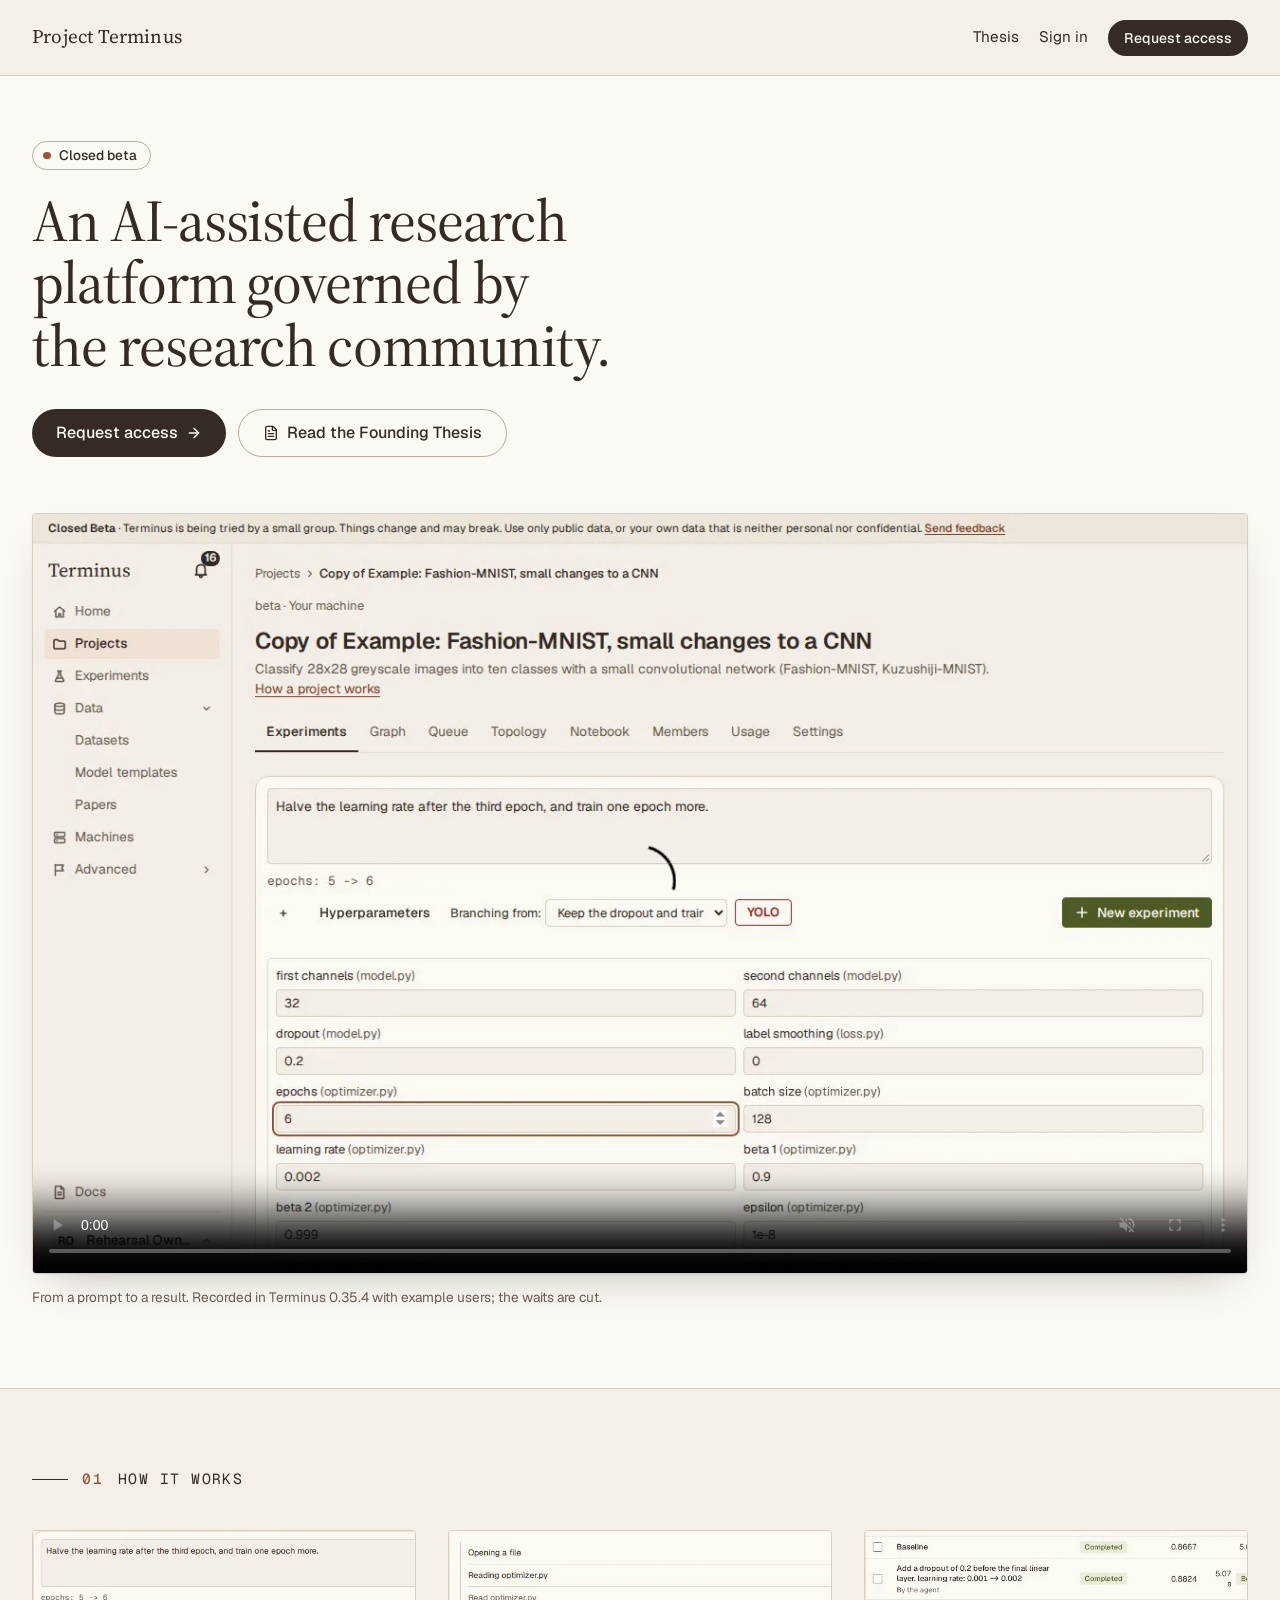
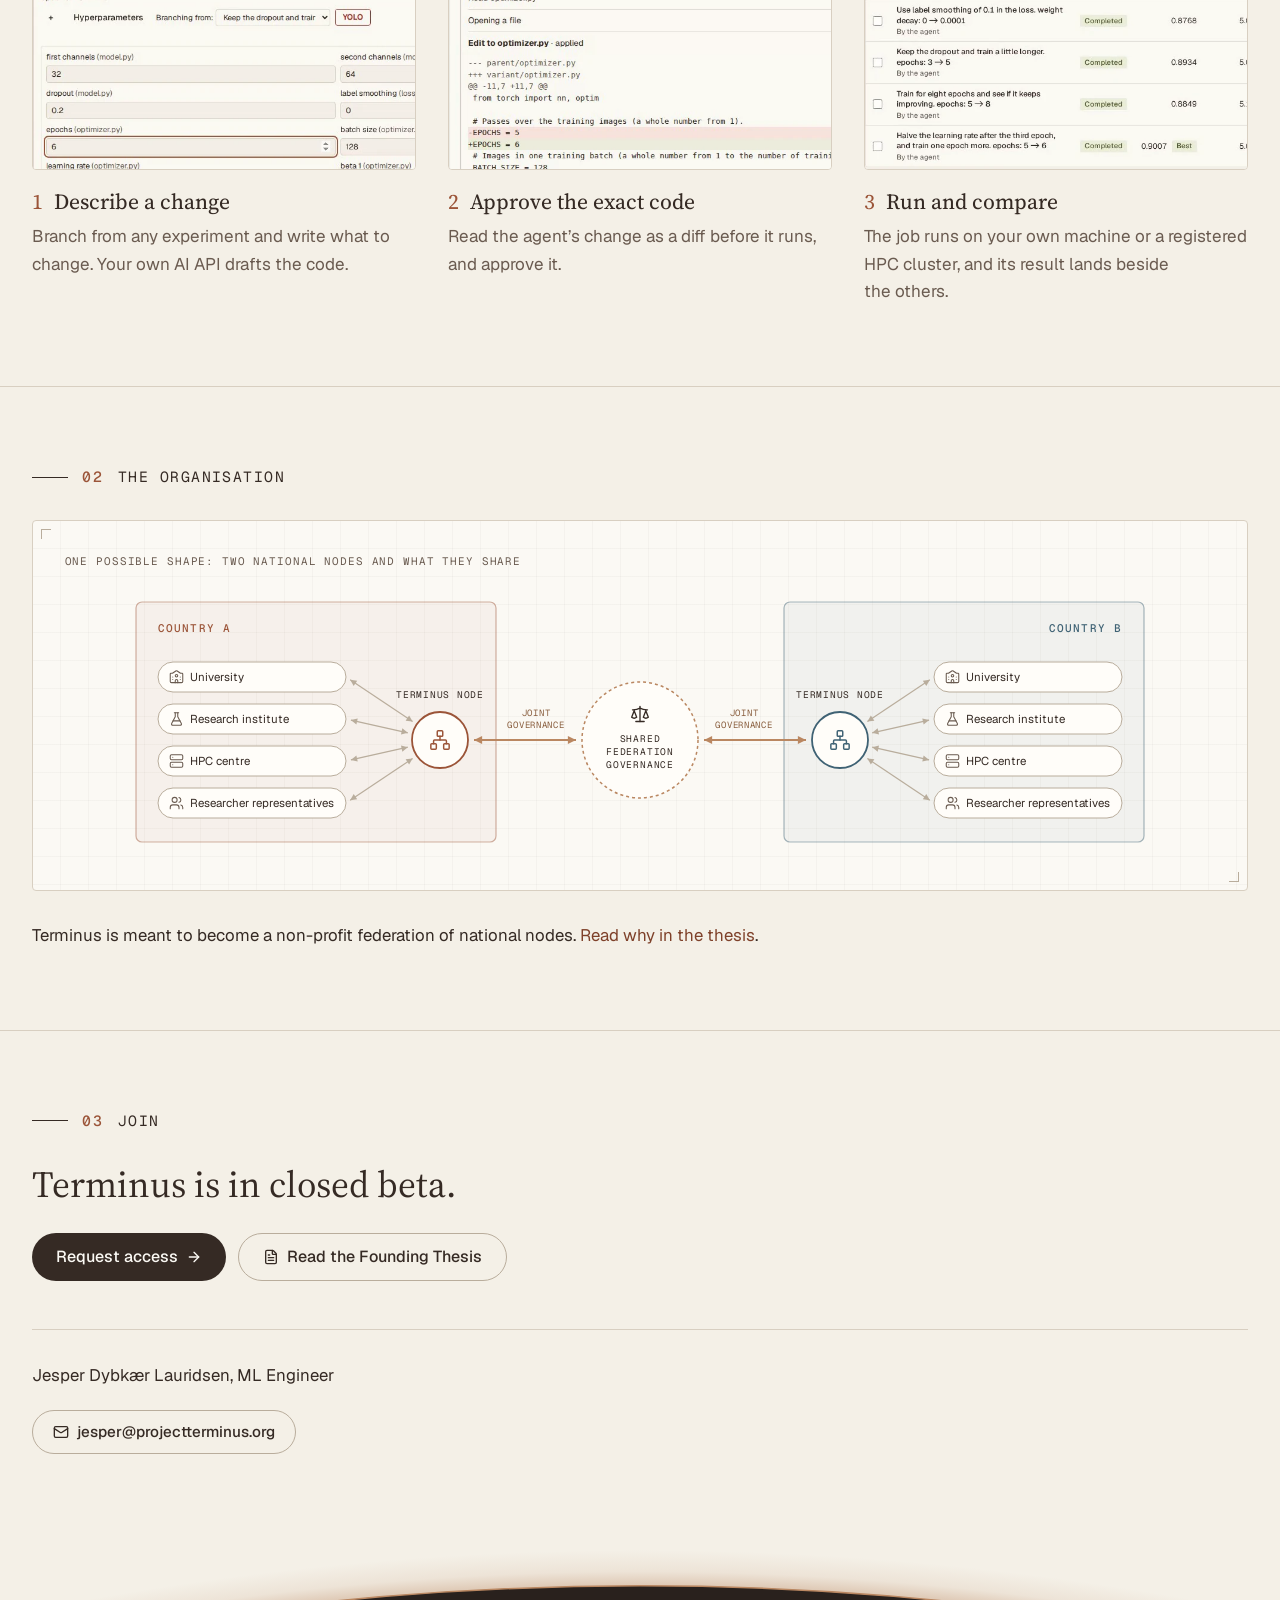
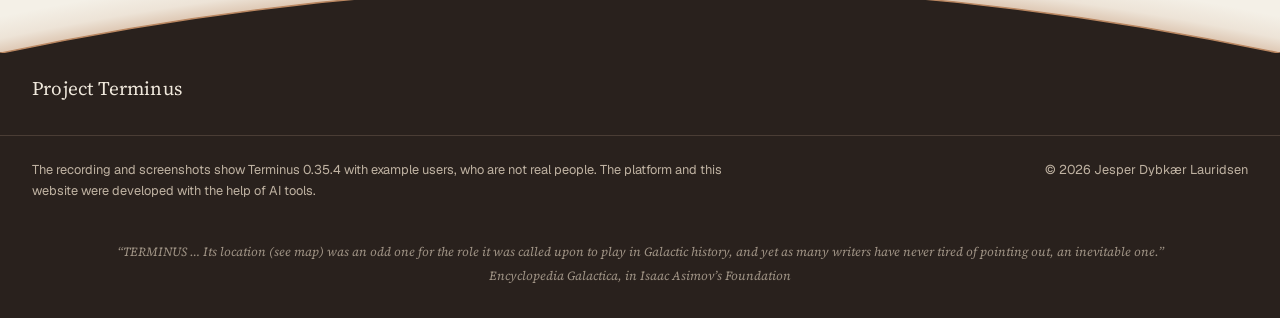
<file: index.html>
<!DOCTYPE html><html lang="en"><head><meta charset="utf-8"><meta http-equiv="Content-Security-Policy" content="default-src 'none'; script-src 'self'; img-src 'self'; media-src 'self'; style-src 'self'; font-src 'self'; base-uri 'none'; form-action 'none'; require-trusted-types-for 'script'; trusted-types 'none'"><meta name="viewport" content="width=device-width, initial-scale=1"><meta name="description" content="An AI-assisted research platform governed by the research community, in closed beta."><meta name="referrer" content="no-referrer"><meta name="color-scheme" content="light"><meta name="theme-color" content="#f4f0e7"><title>Project Terminus: an AI-assisted research platform governed by the research community</title><meta property="og:type" content="website"><meta property="og:site_name" content="Project Terminus"><meta property="og:title" content="Project Terminus: an AI-assisted research platform governed by the research community"><meta property="og:description" content="An AI-assisted research platform governed by the research community, in closed beta."><meta property="og:url" content="https://projectterminus.org/"><meta property="og:image" content="https://projectterminus.org/og.jpg"><meta property="og:image:width" content="1200"><meta property="og:image:height" content="630"><meta property="og:image:alt" content="Project Terminus, in closed beta: the headline beside the review page of an AI draft."><meta name="twitter:card" content="summary_large_image"><link rel="icon" href="/favicon.svg" type="image/svg+xml"><link rel="icon" href="/favicon-32.png" type="image/png" sizes="32x32"><link rel="apple-touch-icon" href="/apple-touch-icon.png"><link rel="preload" href="/fonts/source-serif-4-opsz.woff2" as="font" type="font/woff2" crossorigin><link rel="preload" href="/fonts/geist-latin-wght-normal.woff2" as="font" type="font/woff2" crossorigin><link rel="stylesheet" href="/_astro/Base.fpsDo928.css"><link rel="stylesheet" href="/_astro/index.DD9HbJ_b.css"></head><body class="min-h-dvh bg-ivory text-umber antialiased"><a href="#main" class="sr-only focus:not-sr-only focus:fixed focus:top-3 focus:left-3 focus:z-50 focus:bg-paper focus:px-3 focus:py-2">Skip to the content</a><header class="border-b border-stone"><div class="wrap flex flex-wrap items-center justify-between gap-x-8 gap-y-3 py-3 sm:py-4"><a href="/" class="py-2 text-umber no-underline hover:text-umber" aria-label="Project Terminus, home"><span class="font-serif text-[1.2rem] leading-none tracking-[0.01em]">Project Terminus</span></a><nav aria-label="Main"><ul class="flex flex-wrap items-center gap-x-5 gap-y-1 text-[0.95rem]"><li><a href="/thesis/" class="inline-block py-2 text-umber no-underline hover:text-sienna-deep hover:underline">Thesis</a></li><li><a href="https://app.projectterminus.org/" class="inline-block py-2 text-umber no-underline hover:text-sienna-deep hover:underline">Sign in</a></li><li><a href="https://app.projectterminus.org/research/sign-up" class="inline-flex items-center justify-center gap-2 whitespace-nowrap rounded-full font-medium no-underline transition-colors focus-visible:outline-2 focus-visible:outline-offset-3 focus-visible:outline-sienna [&amp;_svg]:size-4 [&amp;_svg]:shrink-0 bg-umber text-paper hover:bg-sienna-deep hover:text-paper h-9 px-4 text-sm">Request access</a></li></ul></nav></div></header><main id="main"><section aria-labelledby="hero-title" class="bg-paper pt-12 pb-16 sm:pt-16 sm:pb-20"><div class="wrap"><p class="status"><span aria-hidden="true"></span>Closed beta</p><h1 id="hero-title" class="mt-5 max-w-[24ch] text-[clamp(2.3rem,4.6vw,3.9rem)] leading-[1.06] tracking-[-0.018em]">An AI-assisted research platform governed by the research community.</h1><div class="mt-8 flex flex-col gap-3 sm:flex-row sm:flex-wrap"><a href="https://app.projectterminus.org/research/sign-up" class="inline-flex items-center justify-center gap-2 whitespace-nowrap rounded-full font-medium no-underline transition-colors focus-visible:outline-2 focus-visible:outline-offset-3 focus-visible:outline-sienna [&amp;_svg]:size-4 [&amp;_svg]:shrink-0 bg-umber text-paper hover:bg-sienna-deep hover:text-paper h-12 px-6 text-base">
            Request access
            <svg xmlns="http://www.w3.org/2000/svg" width="24" height="24" viewBox="0 0 24 24" fill="none" stroke="currentColor" stroke-width="2" stroke-linecap="round" stroke-linejoin="round" class="lucide lucide-arrow-right" aria-hidden="true"><path d="M5 12h14"></path><path d="m12 5 7 7-7 7"></path></svg></a><a href="/thesis/" class="inline-flex items-center justify-center gap-2 whitespace-nowrap rounded-full font-medium no-underline transition-colors focus-visible:outline-2 focus-visible:outline-offset-3 focus-visible:outline-sienna [&amp;_svg]:size-4 [&amp;_svg]:shrink-0 border border-stone-deep text-umber hover:border-umber hover:text-umber h-12 px-6 text-base"><svg xmlns="http://www.w3.org/2000/svg" width="24" height="24" viewBox="0 0 24 24" fill="none" stroke="currentColor" stroke-width="2" stroke-linecap="round" stroke-linejoin="round" class="lucide lucide-file-text" aria-hidden="true"><path d="M6 22a2 2 0 0 1-2-2V4a2 2 0 0 1 2-2h8a2.4 2.4 0 0 1 1.704.706l3.588 3.588A2.4 2.4 0 0 1 20 8v12a2 2 0 0 1-2 2z"></path><path d="M14 2v5a1 1 0 0 0 1 1h5"></path><path d="M10 9H8"></path><path d="M16 13H8"></path><path d="M16 17H8"></path></svg>
            Read the Founding Thesis
          </a></div><figure class="mt-12 sm:mt-14"><div class="overflow-hidden rounded-[4px] border border-stone bg-paper shadow-frame"><video class="block h-auto w-full motion-reduce:hidden" src="/media/prompt.mp4" poster="/media/prompt-poster.webp" width="1280" height="800" autoplay muted loop playsinline controls disablepictureinpicture preload="auto" aria-label="A recording of Terminus with example users: a member branches from the best experiment and types a change into the prompt, the agent drafts the code, the member reviews the exact change and approves it, the accuracy curve grows epoch by epoch, and the new experiment comes out as the best so far."></video><video class="hidden h-auto w-full motion-reduce:block" src="/media/prompt.mp4" poster="/media/prompt-poster.webp" width="1280" height="800" muted playsinline controls disablepictureinpicture preload="none" aria-label="A recording of Terminus with example users: a member branches from the best experiment and types a change into the prompt, the agent drafts the code, the member reviews the exact change and approves it, the accuracy curve grows epoch by epoch, and the new experiment comes out as the best so far."></video></div><figcaption class="mt-3 text-[0.85rem] leading-relaxed text-muted">From a prompt to a result. Recorded in Terminus 0.35.4 with example users; the waits are cut.</figcaption></figure></div></section><section id="platform" aria-labelledby="platform-title" class="scroll-mt-4 border-t border-stone pt-16 pb-16 sm:pt-20 sm:pb-20"><div class="wrap"><h2 id="platform-title" class="kicker"><b>01</b> How it works</h2><ol class="mt-10 grid gap-x-8 gap-y-12 md:grid-cols-3"><li><a href="/media/prompt-poster.webp" class="block overflow-hidden rounded-[4px] border border-stone bg-paper"><img class="block h-auto w-full" src="/media/step-describe.webp" width="640" height="400" loading="lazy" decoding="async" alt="A project in Terminus: the prompt reads “Halve the learning rate after the third epoch, and train one epoch more”, with the hyperparameters it changes (epochs: 5 to 6) and the New experiment button."></a><h3 class="step-title mt-5"><span class="step-number" aria-hidden="true">1</span>Describe a change</h3><p class="mt-2 max-w-[40ch] leading-relaxed text-muted">Branch from any experiment and write what to change. Your own AI API drafts the code.</p></li><li><a href="/media/review-1280.webp" class="block overflow-hidden rounded-[4px] border border-stone bg-paper"><img class="block h-auto w-full" src="/media/step-approve.webp" width="640" height="400" loading="lazy" decoding="async" alt="The review page of an AI draft in Terminus: what was asked, the experiment it branches from, and the change the agent made to optimizer.py, shown as a diff (EPOCHS = 5 becomes EPOCHS = 6)."></a><h3 class="step-title mt-5"><span class="step-number" aria-hidden="true">2</span>Approve the exact code</h3><p class="mt-2 max-w-[40ch] leading-relaxed text-muted">Read the agent’s change as a diff before it runs, and approve it.</p></li><li><a href="/media/experiments-1280.webp" class="block overflow-hidden rounded-[4px] border border-stone bg-paper"><img class="block h-auto w-full" src="/media/step-compare.webp" width="640" height="400" loading="lazy" decoding="async" alt="A table of six experiments in Terminus, each a change drafted by the agent, with its accuracy and compute time; the newest, at 0.9007, is marked best."></a><h3 class="step-title mt-5"><span class="step-number" aria-hidden="true">3</span>Run and compare</h3><p class="mt-2 max-w-[40ch] leading-relaxed text-muted">The job runs on your own machine or a registered HPC cluster, and its result lands beside the others.</p></li></ol></div></section><section id="organisation" aria-labelledby="organisation-title" class="scroll-mt-4 border-t border-stone pt-16 pb-16 sm:pt-20 sm:pb-20"><div class="wrap"><h2 id="organisation-title" class="kicker"><b>02</b> The organisation</h2><div class="mt-8"><figure class="fed" aria-label="A diagram of one possible shape of the organisation: two national clusters of the same size around a small centre, the governance they share. In each cluster a Terminus node is linked both ways to a university, a research institute, an HPC centre and researcher representatives, and each node is linked both ways to the centre in joint governance."><div class="fed-board plate"><p class="fed-region-label">One possible shape: two national nodes and what they share</p><svg class="fed-svg fed-svg--wide" viewBox="0 0 1040 272" width="1040" height="272" aria-hidden="true" focusable="false"><defs><marker id="fed-w-rep" viewBox="0 0 8 8" refX="7" refY="4" markerWidth="7" markerHeight="7" orient="auto-start-reverse"><path class="fed-head fed-head--rep" d="M1 1 L7 4 L1 7 Z"></path></marker><marker id="fed-w-gov" viewBox="0 0 8 8" refX="7" refY="4" markerWidth="6" markerHeight="6" orient="auto-start-reverse"><path class="fed-head fed-head--gov" d="M1 1 L7 4 L1 7 Z"></path></marker></defs><g class="fed-cluster" data-c="1"><g class="fed-step fed-step--1"><rect class="fed-box" x="16" y="16" width="360" height="240" rx="6"></rect><text class="fed-country" x="38" y="46" text-anchor="start">Country A</text><g><rect class="fed-pill" x="38" y="76" width="188" height="30" rx="15"></rect><svg xmlns="http://www.w3.org/2000/svg" width="15" height="15" viewBox="0 0 24 24" fill="none" stroke="currentColor" stroke-width="1.7" stroke-linecap="round" stroke-linejoin="round" class="lucide lucide-university lucide-school-2 fed-pill-icon" x="49" y="83.5" aria-hidden="true"><path d="M14 21v-3a2 2 0 0 0-4 0v3"></path><path d="M18 12h.01"></path><path d="M18 16h.01"></path><path d="M22 7a1 1 0 0 0-1-1h-2a2 2 0 0 1-1.143-.359L13.143 2.36a2 2 0 0 0-2.286-.001L6.143 5.64A2 2 0 0 1 5 6H3a1 1 0 0 0-1 1v12a2 2 0 0 0 2 2h16a2 2 0 0 0 2-2z"></path><path d="M6 12h.01"></path><path d="M6 16h.01"></path><circle cx="12" cy="10" r="2"></circle></svg><text class="fed-pill-text" x="70" y="95">University</text></g><g><rect class="fed-pill" x="38" y="118" width="188" height="30" rx="15"></rect><svg xmlns="http://www.w3.org/2000/svg" width="15" height="15" viewBox="0 0 24 24" fill="none" stroke="currentColor" stroke-width="1.7" stroke-linecap="round" stroke-linejoin="round" class="lucide lucide-flask-conical fed-pill-icon" x="49" y="125.5" aria-hidden="true"><path d="M14 2v6a2 2 0 0 0 .245.96l5.51 10.08A2 2 0 0 1 18 22H6a2 2 0 0 1-1.755-2.96l5.51-10.08A2 2 0 0 0 10 8V2"></path><path d="M6.453 15h11.094"></path><path d="M8.5 2h7"></path></svg><text class="fed-pill-text" x="70" y="137">Research institute</text></g><g><rect class="fed-pill" x="38" y="160" width="188" height="30" rx="15"></rect><svg xmlns="http://www.w3.org/2000/svg" width="15" height="15" viewBox="0 0 24 24" fill="none" stroke="currentColor" stroke-width="1.7" stroke-linecap="round" stroke-linejoin="round" class="lucide lucide-server fed-pill-icon" x="49" y="167.5" aria-hidden="true"><rect width="20" height="8" x="2" y="2" rx="2" ry="2"></rect><rect width="20" height="8" x="2" y="14" rx="2" ry="2"></rect><line x1="6" x2="6.01" y1="6" y2="6"></line><line x1="6" x2="6.01" y1="18" y2="18"></line></svg><text class="fed-pill-text" x="70" y="179">HPC centre</text></g><g><rect class="fed-pill" x="38" y="202" width="188" height="30" rx="15"></rect><svg xmlns="http://www.w3.org/2000/svg" width="15" height="15" viewBox="0 0 24 24" fill="none" stroke="currentColor" stroke-width="1.7" stroke-linecap="round" stroke-linejoin="round" class="lucide lucide-users fed-pill-icon" x="49" y="209.5" aria-hidden="true"><path d="M16 21v-2a4 4 0 0 0-4-4H6a4 4 0 0 0-4 4v2"></path><path d="M16 3.128a4 4 0 0 1 0 7.744"></path><path d="M22 21v-2a4 4 0 0 0-3-3.87"></path><circle cx="9" cy="7" r="4"></circle></svg><text class="fed-pill-text" x="70" y="221">Researcher representatives</text></g></g><g class="fed-step fed-step--2"><line class="fed-rep" x1="230.2" y1="93.8" x2="292.6" y2="135.6" marker-start="url(#fed-w-rep)" marker-end="url(#fed-w-rep)"></line><line class="fed-rep" x1="230.9" y1="134.1" x2="287.8" y2="146.8" marker-start="url(#fed-w-rep)" marker-end="url(#fed-w-rep)"></line><line class="fed-rep" x1="230.9" y1="173.9" x2="287.8" y2="161.2" marker-start="url(#fed-w-rep)" marker-end="url(#fed-w-rep)"></line><line class="fed-rep" x1="230.2" y1="214.2" x2="292.6" y2="172.4" marker-start="url(#fed-w-rep)" marker-end="url(#fed-w-rep)"></line><circle class="fed-node" cx="320" cy="154" r="28"></circle><svg xmlns="http://www.w3.org/2000/svg" width="22" height="22" viewBox="0 0 24 24" fill="none" stroke="currentColor" stroke-width="1.6" stroke-linecap="round" stroke-linejoin="round" class="lucide lucide-network fed-node-icon" x="309" y="143" aria-hidden="true"><rect x="16" y="16" width="6" height="6" rx="1"></rect><rect x="2" y="16" width="6" height="6" rx="1"></rect><rect x="9" y="2" width="6" height="6" rx="1"></rect><path d="M5 16v-3a1 1 0 0 1 1-1h12a1 1 0 0 1 1 1v3"></path><path d="M12 12V8"></path></svg><text class="fed-node-label" x="320" y="112" text-anchor="middle">Terminus node</text></g></g><g class="fed-cluster" data-c="2"><g class="fed-step fed-step--1"><rect class="fed-box" x="664" y="16" width="360" height="240" rx="6"></rect><text class="fed-country" x="1002" y="46" text-anchor="end">Country B</text><g><rect class="fed-pill" x="814" y="76" width="188" height="30" rx="15"></rect><svg xmlns="http://www.w3.org/2000/svg" width="15" height="15" viewBox="0 0 24 24" fill="none" stroke="currentColor" stroke-width="1.7" stroke-linecap="round" stroke-linejoin="round" class="lucide lucide-university lucide-school-2 fed-pill-icon" x="825" y="83.5" aria-hidden="true"><path d="M14 21v-3a2 2 0 0 0-4 0v3"></path><path d="M18 12h.01"></path><path d="M18 16h.01"></path><path d="M22 7a1 1 0 0 0-1-1h-2a2 2 0 0 1-1.143-.359L13.143 2.36a2 2 0 0 0-2.286-.001L6.143 5.64A2 2 0 0 1 5 6H3a1 1 0 0 0-1 1v12a2 2 0 0 0 2 2h16a2 2 0 0 0 2-2z"></path><path d="M6 12h.01"></path><path d="M6 16h.01"></path><circle cx="12" cy="10" r="2"></circle></svg><text class="fed-pill-text" x="846" y="95">University</text></g><g><rect class="fed-pill" x="814" y="118" width="188" height="30" rx="15"></rect><svg xmlns="http://www.w3.org/2000/svg" width="15" height="15" viewBox="0 0 24 24" fill="none" stroke="currentColor" stroke-width="1.7" stroke-linecap="round" stroke-linejoin="round" class="lucide lucide-flask-conical fed-pill-icon" x="825" y="125.5" aria-hidden="true"><path d="M14 2v6a2 2 0 0 0 .245.96l5.51 10.08A2 2 0 0 1 18 22H6a2 2 0 0 1-1.755-2.96l5.51-10.08A2 2 0 0 0 10 8V2"></path><path d="M6.453 15h11.094"></path><path d="M8.5 2h7"></path></svg><text class="fed-pill-text" x="846" y="137">Research institute</text></g><g><rect class="fed-pill" x="814" y="160" width="188" height="30" rx="15"></rect><svg xmlns="http://www.w3.org/2000/svg" width="15" height="15" viewBox="0 0 24 24" fill="none" stroke="currentColor" stroke-width="1.7" stroke-linecap="round" stroke-linejoin="round" class="lucide lucide-server fed-pill-icon" x="825" y="167.5" aria-hidden="true"><rect width="20" height="8" x="2" y="2" rx="2" ry="2"></rect><rect width="20" height="8" x="2" y="14" rx="2" ry="2"></rect><line x1="6" x2="6.01" y1="6" y2="6"></line><line x1="6" x2="6.01" y1="18" y2="18"></line></svg><text class="fed-pill-text" x="846" y="179">HPC centre</text></g><g><rect class="fed-pill" x="814" y="202" width="188" height="30" rx="15"></rect><svg xmlns="http://www.w3.org/2000/svg" width="15" height="15" viewBox="0 0 24 24" fill="none" stroke="currentColor" stroke-width="1.7" stroke-linecap="round" stroke-linejoin="round" class="lucide lucide-users fed-pill-icon" x="825" y="209.5" aria-hidden="true"><path d="M16 21v-2a4 4 0 0 0-4-4H6a4 4 0 0 0-4 4v2"></path><path d="M16 3.128a4 4 0 0 1 0 7.744"></path><path d="M22 21v-2a4 4 0 0 0-3-3.87"></path><circle cx="9" cy="7" r="4"></circle></svg><text class="fed-pill-text" x="846" y="221">Researcher representatives</text></g></g><g class="fed-step fed-step--2"><line class="fed-rep" x1="809.8" y1="93.8" x2="747.4" y2="135.6" marker-start="url(#fed-w-rep)" marker-end="url(#fed-w-rep)"></line><line class="fed-rep" x1="809.1" y1="134.1" x2="752.2" y2="146.8" marker-start="url(#fed-w-rep)" marker-end="url(#fed-w-rep)"></line><line class="fed-rep" x1="809.1" y1="173.9" x2="752.2" y2="161.2" marker-start="url(#fed-w-rep)" marker-end="url(#fed-w-rep)"></line><line class="fed-rep" x1="809.8" y1="214.2" x2="747.4" y2="172.4" marker-start="url(#fed-w-rep)" marker-end="url(#fed-w-rep)"></line><circle class="fed-node" cx="720" cy="154" r="28"></circle><svg xmlns="http://www.w3.org/2000/svg" width="22" height="22" viewBox="0 0 24 24" fill="none" stroke="currentColor" stroke-width="1.6" stroke-linecap="round" stroke-linejoin="round" class="lucide lucide-network fed-node-icon" x="709" y="143" aria-hidden="true"><rect x="16" y="16" width="6" height="6" rx="1"></rect><rect x="2" y="16" width="6" height="6" rx="1"></rect><rect x="9" y="2" width="6" height="6" rx="1"></rect><path d="M5 16v-3a1 1 0 0 1 1-1h12a1 1 0 0 1 1 1v3"></path><path d="M12 12V8"></path></svg><text class="fed-node-label" x="720" y="112" text-anchor="middle">Terminus node</text></g></g><g class="fed-step fed-step--3"><g><line class="fed-gov" x1="354" y1="154" x2="456" y2="154" marker-start="url(#fed-w-gov)" marker-end="url(#fed-w-gov)"></line><text class="fed-edge-label fed-edge-label--gov" x="416" y="130" text-anchor="middle"><tspan x="416" dy="0">Joint</tspan><tspan x="416" dy="12">governance</tspan></text></g><g><line class="fed-gov" x1="686" y1="154" x2="584" y2="154" marker-start="url(#fed-w-gov)" marker-end="url(#fed-w-gov)"></line><text class="fed-edge-label fed-edge-label--gov" x="624" y="130" text-anchor="middle"><tspan x="624" dy="0">Joint</tspan><tspan x="624" dy="12">governance</tspan></text></g><circle class="fed-centre" cx="520" cy="154" r="58"></circle><svg xmlns="http://www.w3.org/2000/svg" width="20" height="20" viewBox="0 0 24 24" fill="none" stroke="currentColor" stroke-width="1.6" stroke-linecap="round" stroke-linejoin="round" class="lucide lucide-scale fed-centre-icon" x="510" y="118" aria-hidden="true"><path d="M12 3v18"></path><path d="m19 8 3 8a5 5 0 0 1-6 0zV7"></path><path d="M3 7h1a17 17 0 0 0 8-2 17 17 0 0 0 8 2h1"></path><path d="m5 8 3 8a5 5 0 0 1-6 0zV7"></path><path d="M7 21h10"></path></svg><text class="fed-centre-label" x="520" y="156" text-anchor="middle"><tspan x="520" dy="0">Shared</tspan><tspan x="520" dy="13">federation</tspan><tspan x="520" dy="13">governance</tspan></text></g></svg><svg class="fed-svg fed-svg--narrow" viewBox="0 0 360 536" width="360" height="536" aria-hidden="true" focusable="false"><defs><marker id="fed-n-rep" viewBox="0 0 8 8" refX="7" refY="4" markerWidth="6" markerHeight="6" orient="auto-start-reverse"><path class="fed-head fed-head--rep" d="M1 1 L7 4 L1 7 Z"></path></marker><marker id="fed-n-gov" viewBox="0 0 8 8" refX="7" refY="4" markerWidth="5" markerHeight="5" orient="auto-start-reverse"><path class="fed-head fed-head--gov" d="M1 1 L7 4 L1 7 Z"></path></marker></defs><g class="fed-cluster" data-c="1"><g class="fed-step fed-step--1"><rect class="fed-box" x="6" y="6" width="348" height="196" rx="5"></rect><text class="fed-country" x="22" y="30">Country A</text><g><circle class="fed-dot" cx="22" cy="54" r="3"></circle><text class="fed-list-text" x="32" y="58"><tspan x="32" dy="0">University</tspan></text></g><g><circle class="fed-dot" cx="22" cy="80" r="3"></circle><text class="fed-list-text" x="32" y="84"><tspan x="32" dy="0">Research institute</tspan></text></g><g><circle class="fed-dot" cx="22" cy="106" r="3"></circle><text class="fed-list-text" x="32" y="110"><tspan x="32" dy="0">HPC centre</tspan></text></g><g><circle class="fed-dot" cx="22" cy="132" r="3"></circle><text class="fed-list-text" x="32" y="136"><tspan x="32" dy="0">Researcher</tspan><tspan x="32" dy="12">representatives</tspan></text></g></g><g class="fed-step fed-step--2"><line class="fed-rep" x1="22" y1="54" x2="22" y2="172"></line><line class="fed-rep" x1="22" y1="172" x2="225" y2="172" marker-start="url(#fed-n-rep)" marker-end="url(#fed-n-rep)"></line><circle class="fed-node" cx="250" cy="172" r="20"></circle><svg xmlns="http://www.w3.org/2000/svg" width="16" height="16" viewBox="0 0 24 24" fill="none" stroke="currentColor" stroke-width="1.7" stroke-linecap="round" stroke-linejoin="round" class="lucide lucide-network fed-node-icon" x="242" y="164" aria-hidden="true"><rect x="16" y="16" width="6" height="6" rx="1"></rect><rect x="2" y="16" width="6" height="6" rx="1"></rect><rect x="9" y="2" width="6" height="6" rx="1"></rect><path d="M5 16v-3a1 1 0 0 1 1-1h12a1 1 0 0 1 1 1v3"></path><path d="M12 12V8"></path></svg><text class="fed-node-label" x="222" y="165" text-anchor="end">Terminus node</text></g></g><g class="fed-cluster" data-c="2"><g class="fed-step fed-step--1"><rect class="fed-box" x="6" y="334" width="348" height="196" rx="5"></rect><text class="fed-country" x="22" y="358">Country B</text><g><circle class="fed-dot" cx="22" cy="414" r="3"></circle><text class="fed-list-text" x="32" y="418"><tspan x="32" dy="0">University</tspan></text></g><g><circle class="fed-dot" cx="22" cy="440" r="3"></circle><text class="fed-list-text" x="32" y="444"><tspan x="32" dy="0">Research institute</tspan></text></g><g><circle class="fed-dot" cx="22" cy="466" r="3"></circle><text class="fed-list-text" x="32" y="470"><tspan x="32" dy="0">HPC centre</tspan></text></g><g><circle class="fed-dot" cx="22" cy="492" r="3"></circle><text class="fed-list-text" x="32" y="496"><tspan x="32" dy="0">Researcher</tspan><tspan x="32" dy="12">representatives</tspan></text></g></g><g class="fed-step fed-step--2"><line class="fed-rep" x1="22" y1="384" x2="22" y2="492"></line><line class="fed-rep" x1="22" y1="384" x2="225" y2="384" marker-start="url(#fed-n-rep)" marker-end="url(#fed-n-rep)"></line><circle class="fed-node" cx="250" cy="384" r="20"></circle><svg xmlns="http://www.w3.org/2000/svg" width="16" height="16" viewBox="0 0 24 24" fill="none" stroke="currentColor" stroke-width="1.7" stroke-linecap="round" stroke-linejoin="round" class="lucide lucide-network fed-node-icon" x="242" y="376" aria-hidden="true"><rect x="16" y="16" width="6" height="6" rx="1"></rect><rect x="2" y="16" width="6" height="6" rx="1"></rect><rect x="9" y="2" width="6" height="6" rx="1"></rect><path d="M5 16v-3a1 1 0 0 1 1-1h12a1 1 0 0 1 1 1v3"></path><path d="M12 12V8"></path></svg><text class="fed-node-label" x="222" y="377" text-anchor="end">Terminus node</text></g></g><g class="fed-step fed-step--3"><line class="fed-gov" x1="235.3" y1="192.2" x2="211.2" y2="225.2" marker-start="url(#fed-n-gov)" marker-end="url(#fed-n-gov)"></line><line class="fed-gov" x1="237.1" y1="362.6" x2="207.4" y2="313.4" marker-start="url(#fed-n-gov)" marker-end="url(#fed-n-gov)"></line><text class="fed-edge-label fed-edge-label--gov" x="120" y="266" text-anchor="end"><tspan x="120" dy="0">Joint</tspan><tspan x="120" dy="12">governance</tspan></text><circle class="fed-centre" cx="180" cy="268" r="48"></circle><svg xmlns="http://www.w3.org/2000/svg" width="16" height="16" viewBox="0 0 24 24" fill="none" stroke="currentColor" stroke-width="1.7" stroke-linecap="round" stroke-linejoin="round" class="lucide lucide-scale fed-centre-icon" x="172" y="237" aria-hidden="true"><path d="M12 3v18"></path><path d="m19 8 3 8a5 5 0 0 1-6 0zV7"></path><path d="M3 7h1a17 17 0 0 0 8-2 17 17 0 0 0 8 2h1"></path><path d="m5 8 3 8a5 5 0 0 1-6 0zV7"></path><path d="M7 21h10"></path></svg><text class="fed-centre-label" x="180" y="269" text-anchor="middle"><tspan x="180" dy="0">Shared</tspan><tspan x="180" dy="11">federation</tspan><tspan x="180" dy="11">governance</tspan></text></g></svg></div></figure></div><div class="copy mt-8"><p>Terminus is meant to become a non-profit federation of national nodes. <a href="/thesis/">Read why in the thesis</a>.</p></div></div></section><section id="contact" aria-labelledby="contact-title" class="scroll-mt-4 border-t border-stone pt-16 pb-16 sm:pt-20 sm:pb-20"><div class="wrap"><h2 id="contact-title" class="kicker"><b>03</b> Join</h2><p class="mt-8 font-serif text-[clamp(1.7rem,3vw,2.3rem)] leading-[1.15]">Terminus is in closed beta.</p><div class="mt-7 flex flex-col gap-3 sm:flex-row sm:flex-wrap"><a href="https://app.projectterminus.org/research/sign-up" class="inline-flex items-center justify-center gap-2 whitespace-nowrap rounded-full font-medium no-underline transition-colors focus-visible:outline-2 focus-visible:outline-offset-3 focus-visible:outline-sienna [&amp;_svg]:size-4 [&amp;_svg]:shrink-0 bg-umber text-paper hover:bg-sienna-deep hover:text-paper h-12 px-6 text-base">
            Request access
            <svg xmlns="http://www.w3.org/2000/svg" width="24" height="24" viewBox="0 0 24 24" fill="none" stroke="currentColor" stroke-width="2" stroke-linecap="round" stroke-linejoin="round" class="lucide lucide-arrow-right" aria-hidden="true"><path d="M5 12h14"></path><path d="m12 5 7 7-7 7"></path></svg></a><a href="/thesis/" class="inline-flex items-center justify-center gap-2 whitespace-nowrap rounded-full font-medium no-underline transition-colors focus-visible:outline-2 focus-visible:outline-offset-3 focus-visible:outline-sienna [&amp;_svg]:size-4 [&amp;_svg]:shrink-0 border border-stone-deep text-umber hover:border-umber hover:text-umber h-12 px-6 text-base"><svg xmlns="http://www.w3.org/2000/svg" width="24" height="24" viewBox="0 0 24 24" fill="none" stroke="currentColor" stroke-width="2" stroke-linecap="round" stroke-linejoin="round" class="lucide lucide-file-text" aria-hidden="true"><path d="M6 22a2 2 0 0 1-2-2V4a2 2 0 0 1 2-2h8a2.4 2.4 0 0 1 1.704.706l3.588 3.588A2.4 2.4 0 0 1 20 8v12a2 2 0 0 1-2 2z"></path><path d="M14 2v5a1 1 0 0 0 1 1h5"></path><path d="M10 9H8"></path><path d="M16 13H8"></path><path d="M16 17H8"></path></svg>
            Read the Founding Thesis
          </a></div><div class="mt-12 border-t border-stone pt-8"><p class="text-[1.05rem] leading-relaxed">Jesper Dybkær Lauridsen, ML Engineer</p><div class="mt-5 flex flex-wrap gap-3"><a href="mailto:jesper@projectterminus.org" class="inline-flex items-center justify-center gap-2 whitespace-nowrap rounded-full font-medium no-underline transition-colors focus-visible:outline-2 focus-visible:outline-offset-3 focus-visible:outline-sienna [&amp;_svg]:size-4 [&amp;_svg]:shrink-0 border border-stone-deep text-umber hover:border-umber hover:text-umber h-11 px-5 text-[0.95rem]"><svg xmlns="http://www.w3.org/2000/svg" width="24" height="24" viewBox="0 0 24 24" fill="none" stroke="currentColor" stroke-width="2" stroke-linecap="round" stroke-linejoin="round" class="lucide lucide-mail" aria-hidden="true"><path d="m22 7-8.991 5.727a2 2 0 0 1-2.009 0L2 7"></path><rect x="2" y="4" width="20" height="16" rx="2"></rect></svg>jesper@projectterminus.org</a></div></div></div></section></main><footer class="mt-4"><svg class="planet" viewBox="0 -28 1000 80.66" width="1000" height="80.66" aria-hidden="true" focusable="false"><defs><radialGradient id="planet-atmosphere" gradientUnits="userSpaceOnUse" cx="500" cy="2400" r="2428"><stop class="planet-haze planet-haze--rim" offset="0.98847"></stop><stop class="planet-haze planet-haze--thin" offset="0.99308"></stop><stop class="planet-haze planet-haze--out" offset="1"></stop></radialGradient></defs><circle class="planet-atmosphere" cx="500" cy="2400" r="2428" fill="url(#planet-atmosphere)"></circle><path class="planet-body" d="M0 52.66 A2400 2400 0 0 1 1000 52.66 V80.66 H0 Z"></path><path class="planet-rim" d="M0 52.66 A2400 2400 0 0 1 1000 52.66"></path></svg><div class="bg-night text-on-night"><div class="wrap pt-6 pb-8"><span class="font-serif text-[1.2rem] leading-none tracking-[0.01em] text-on-night">Project Terminus</span></div><div class="border-t border-night-line"><div class="wrap py-6 text-[0.8rem] leading-relaxed text-on-night-muted"><div class="flex flex-col gap-2 md:flex-row md:justify-between md:gap-10"><p class="max-w-[90ch]">The recording and screenshots show Terminus 0.35.4 with example users, who are not real people. The platform and this website were developed with the help of AI tools.</p><p class="shrink-0">© 2026 Jesper Dybkær Lauridsen</p></div><p class="mt-10 pb-2 text-center font-serif text-[0.78rem] text-night-quiet italic"><span class="block">“TERMINUS … Its location (see map) was an odd one for the role it was called upon to play in Galactic history, and yet as many writers have never tired of pointing out, an inevitable one.”</span><span class="mt-1 block">Encyclopedia Galactica, in Isaac Asimov’s <cite>Foundation</cite></span></p></div></div></div></footer></body></html>
</file>
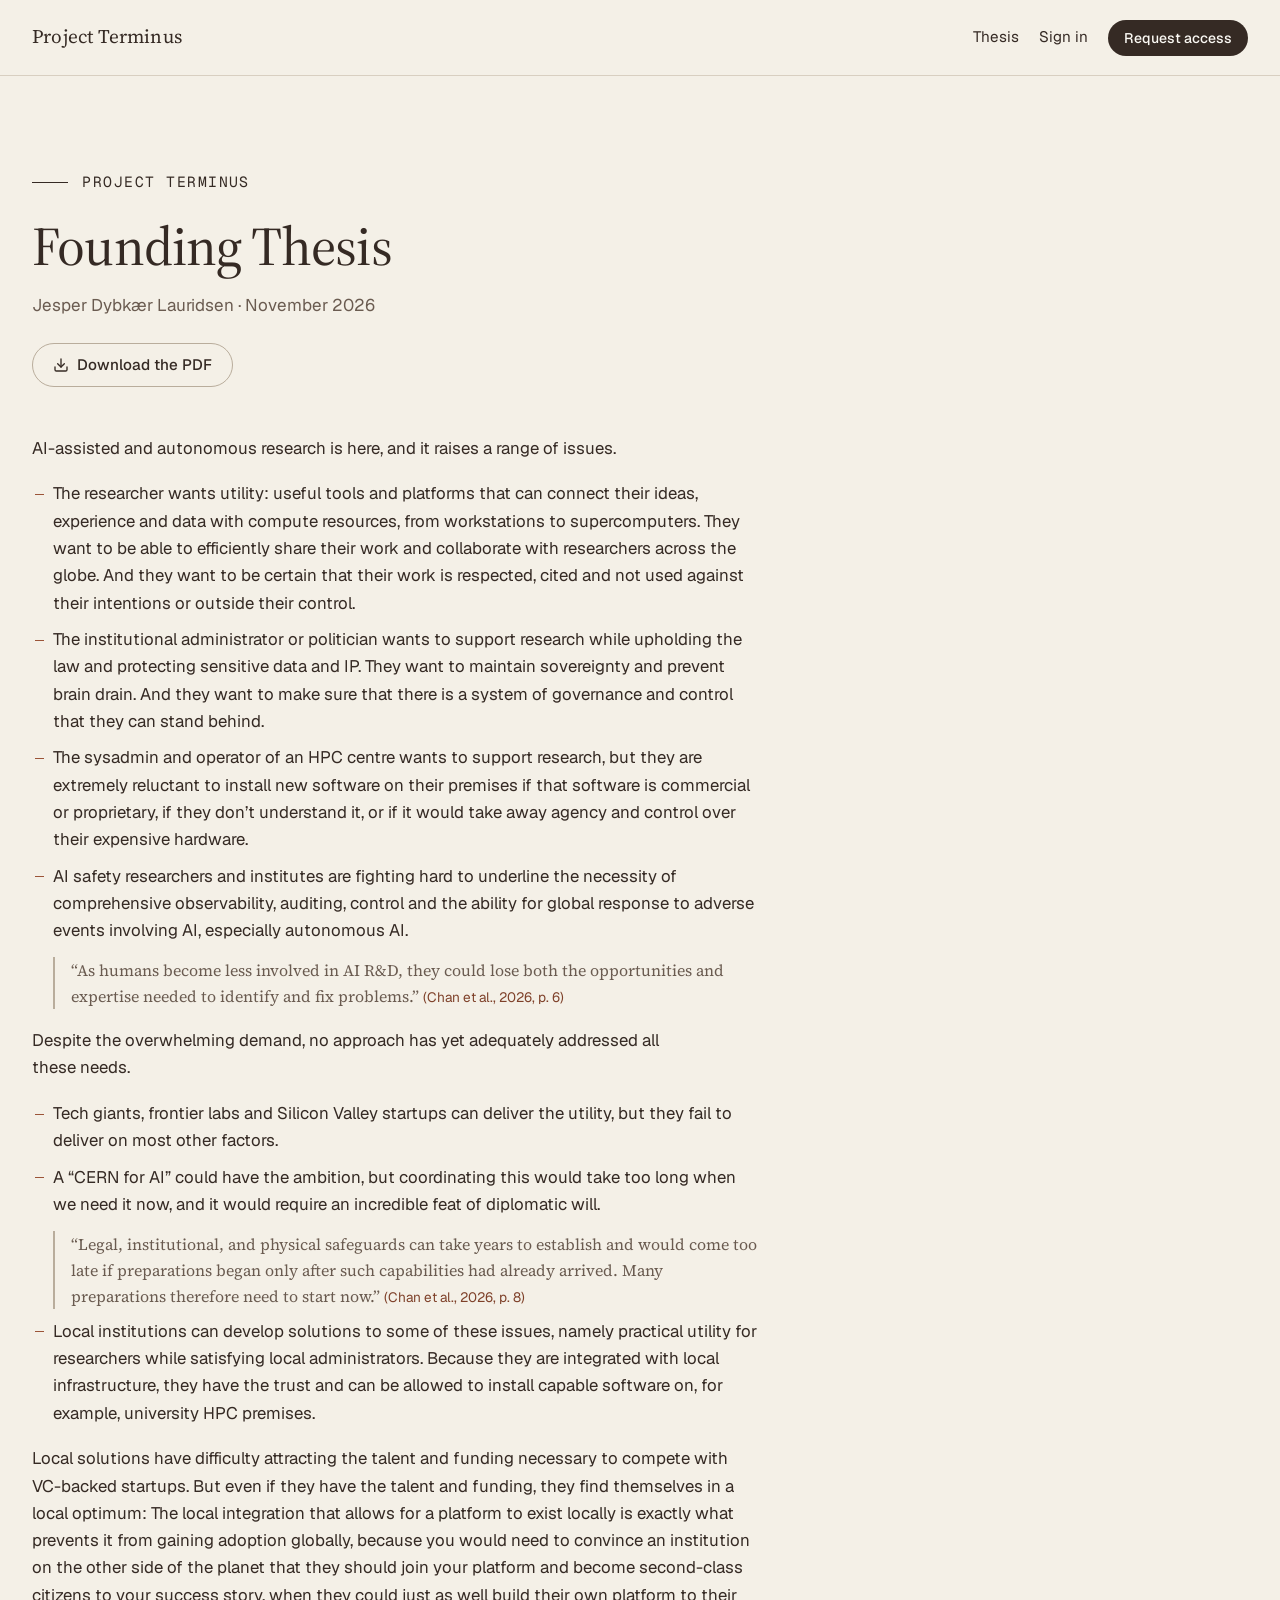
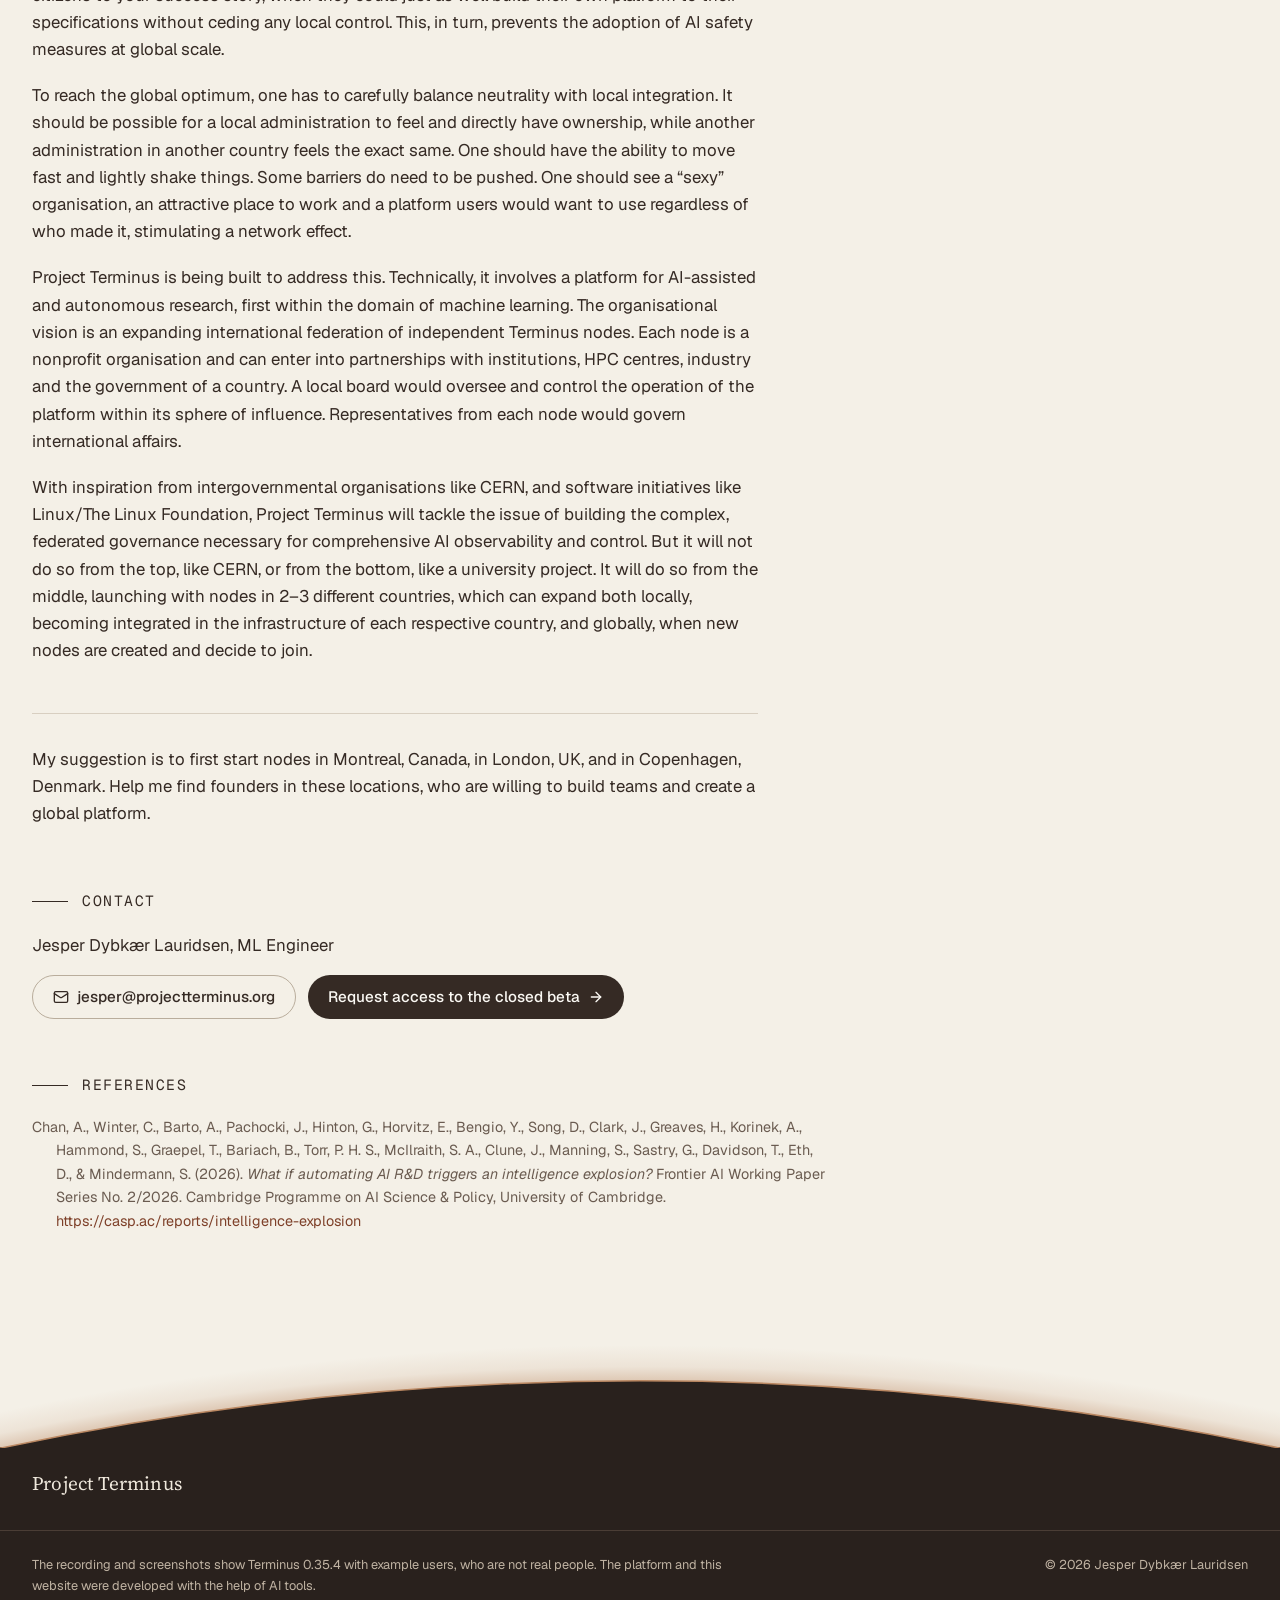
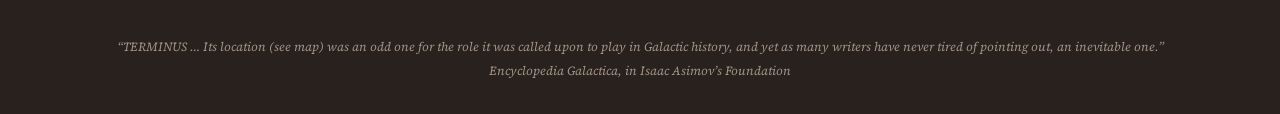
<file: thesis/index.html>
<!DOCTYPE html><html lang="en"><head><meta charset="utf-8"><meta http-equiv="Content-Security-Policy" content="default-src 'none'; script-src 'self'; img-src 'self'; media-src 'self'; style-src 'self'; font-src 'self'; base-uri 'none'; form-action 'none'; require-trusted-types-for 'script'; trusted-types 'none'"><meta name="viewport" content="width=device-width, initial-scale=1"><meta name="description" content="The founding thesis of Project Terminus, by Jesper Dybkær Lauridsen: why AI-assisted research needs a platform governed by the research community."><meta name="referrer" content="no-referrer"><meta name="color-scheme" content="light"><meta name="theme-color" content="#f4f0e7"><title>Founding Thesis · Project Terminus</title><meta property="og:type" content="website"><meta property="og:site_name" content="Project Terminus"><meta property="og:title" content="Founding Thesis · Project Terminus"><meta property="og:description" content="The founding thesis of Project Terminus, by Jesper Dybkær Lauridsen: why AI-assisted research needs a platform governed by the research community."><meta property="og:url" content="https://projectterminus.org/thesis/"><meta property="og:image" content="https://projectterminus.org/og.jpg"><meta property="og:image:width" content="1200"><meta property="og:image:height" content="630"><meta property="og:image:alt" content="Project Terminus, in closed beta: the headline beside the review page of an AI draft."><meta name="twitter:card" content="summary_large_image"><link rel="icon" href="/favicon.svg" type="image/svg+xml"><link rel="icon" href="/favicon-32.png" type="image/png" sizes="32x32"><link rel="apple-touch-icon" href="/apple-touch-icon.png"><link rel="preload" href="/fonts/source-serif-4-opsz.woff2" as="font" type="font/woff2" crossorigin><link rel="preload" href="/fonts/geist-latin-wght-normal.woff2" as="font" type="font/woff2" crossorigin><link rel="stylesheet" href="/_astro/Base.fpsDo928.css"></head><body class="min-h-dvh bg-ivory text-umber antialiased"><a href="#main" class="sr-only focus:not-sr-only focus:fixed focus:top-3 focus:left-3 focus:z-50 focus:bg-paper focus:px-3 focus:py-2">Skip to the content</a><header class="border-b border-stone"><div class="wrap flex flex-wrap items-center justify-between gap-x-8 gap-y-3 py-3 sm:py-4"><a href="/" class="py-2 text-umber no-underline hover:text-umber" aria-label="Project Terminus, home"><span class="font-serif text-[1.2rem] leading-none tracking-[0.01em]">Project Terminus</span></a><nav aria-label="Main"><ul class="flex flex-wrap items-center gap-x-5 gap-y-1 text-[0.95rem]"><li><a href="/thesis/" class="inline-block py-2 text-umber no-underline hover:text-sienna-deep hover:underline">Thesis</a></li><li><a href="https://app.projectterminus.org/" class="inline-block py-2 text-umber no-underline hover:text-sienna-deep hover:underline">Sign in</a></li><li><a href="https://app.projectterminus.org/research/sign-up" class="inline-flex items-center justify-center gap-2 whitespace-nowrap rounded-full font-medium no-underline transition-colors focus-visible:outline-2 focus-visible:outline-offset-3 focus-visible:outline-sienna [&amp;_svg]:size-4 [&amp;_svg]:shrink-0 bg-umber text-paper hover:bg-sienna-deep hover:text-paper h-9 px-4 text-sm">Request access</a></li></ul></nav></div></header><main id="main"><article aria-labelledby="thesis-title" class="wrap pt-16 pb-20 sm:pt-24 sm:pb-24"><p class="kicker">Project Terminus</p><h1 id="thesis-title" class="mt-6 text-[clamp(2.2rem,4.6vw,3.4rem)] leading-[1.08] tracking-[-0.015em]">Founding Thesis</h1><p class="mt-4 text-muted">Jesper Dybkær Lauridsen · November 2026</p><div class="mt-6"><a href="/thesis.pdf" class="inline-flex items-center justify-center gap-2 whitespace-nowrap rounded-full font-medium no-underline transition-colors focus-visible:outline-2 focus-visible:outline-offset-3 focus-visible:outline-sienna [&amp;_svg]:size-4 [&amp;_svg]:shrink-0 border border-stone-deep text-umber hover:border-umber hover:text-umber h-11 px-5 text-[0.95rem]"><svg xmlns="http://www.w3.org/2000/svg" width="24" height="24" viewBox="0 0 24 24" fill="none" stroke="currentColor" stroke-width="2" stroke-linecap="round" stroke-linejoin="round" class="lucide lucide-download" aria-hidden="true"><path d="M12 15V3"></path><path d="M21 15v4a2 2 0 0 1-2 2H5a2 2 0 0 1-2-2v-4"></path><path d="m7 10 5 5 5-5"></path></svg>
          Download the PDF
        </a></div><div class="copy prose-ed mt-12"><p>AI-assisted and autonomous research is here, and it raises a range of issues.</p><ul><li>The researcher wants utility: useful tools and platforms that can connect their ideas, experience and data with compute resources, from workstations to supercomputers. They want to be able to efficiently share their work and collaborate with researchers across the globe. And they want to be certain that their work is respected, cited and not used against their intentions or outside their control.</li><li>The institutional administrator or politician wants to support research while upholding the law and protecting sensitive data and IP. They want to maintain sovereignty and prevent brain drain. And they want to make sure that there is a system of governance and control that they can stand behind.</li><li>The sysadmin and operator of an HPC centre wants to support research, but they are extremely reluctant to install new software on their premises if that software is commercial or proprietary, if they don’t understand it, or if it would take away agency and control over their expensive hardware.</li><li>AI safety researchers and institutes are fighting hard to underline the necessity of comprehensive observability, auditing, control and the ability for global response to adverse events involving AI, especially autonomous AI.<blockquote class="mt-3 border-l-2 border-stone-deep pl-4 font-serif text-[1rem] leading-relaxed text-muted">“As humans become less involved in AI R&amp;D, they could lose both the opportunities and expertise needed to identify and fix problems.” <a class="font-sans text-[0.85rem] whitespace-nowrap" href="#references">(Chan et al., 2026, p. 6)</a></blockquote></li></ul><p>Despite the overwhelming demand, no approach has yet adequately addressed all these needs.</p><ul><li>Tech giants, frontier labs and Silicon Valley startups can deliver the utility, but they fail to deliver on most other factors.</li><li>A “CERN for AI” could have the ambition, but coordinating this would take too long when we need it now, and it would require an incredible feat of diplomatic will.<blockquote class="mt-3 border-l-2 border-stone-deep pl-4 font-serif text-[1rem] leading-relaxed text-muted">“Legal, institutional, and physical safeguards can take years to establish and would come too late if preparations began only after such capabilities had already arrived. Many preparations therefore need to start now.” <a class="font-sans text-[0.85rem] whitespace-nowrap" href="#references">(Chan et al., 2026, p. 8)</a></blockquote></li><li>Local institutions can develop solutions to some of these issues, namely practical utility for researchers while satisfying local administrators. Because they are integrated with local infrastructure, they have the trust and can be allowed to install capable software on, for example, university HPC premises.</li></ul><p>Local solutions have difficulty attracting the talent and funding necessary to compete with VC-backed startups. But even if they have the talent and funding, they find themselves in a local optimum: The local integration that allows for a platform to exist locally is exactly what prevents it from gaining adoption globally, because you would need to convince an institution on the other side of the planet that they should join your platform and become second-class citizens to your success story, when they could just as well build their own platform to their specifications without ceding any local control. This, in turn, prevents the adoption of AI safety measures at global scale.</p><p>To reach the global optimum, one has to carefully balance neutrality with local integration. It should be possible for a local administration to feel and directly have ownership, while another administration in another country feels the exact same. One should have the ability to move fast and lightly shake things. Some barriers do need to be pushed. One should see a “sexy” organisation, an attractive place to work and a platform users would want to use regardless of who made it, stimulating a network effect.</p><p>Project Terminus is being built to address this. Technically, it involves a platform for AI-assisted and autonomous research, first within the domain of machine learning. The organisational vision is an expanding international federation of independent Terminus nodes. Each node is a nonprofit organisation and can enter into partnerships with institutions, HPC centres, industry and the government of a country. A local board would oversee and control the operation of the platform within its sphere of influence. Representatives from each node would govern international affairs.</p><p>With inspiration from intergovernmental organisations like CERN, and software initiatives like Linux/The Linux Foundation, Project Terminus will tackle the issue of building the complex, federated governance necessary for comprehensive AI observability and control. But it will not do so from the top, like CERN, or from the bottom, like a university project. It will do so from the middle, launching with nodes in 2–3 different countries, which can expand both locally, becoming integrated in the infrastructure of each respective country, and globally, when new nodes are created and decide to join.</p></div><section aria-label="Closing" class="copy mt-12 border-t border-stone pt-8"><p>My suggestion is to first start nodes in Montreal, Canada, in London, UK, and in Copenhagen, Denmark. Help me find founders in these locations, who are willing to build teams and create a global platform.</p></section><section aria-labelledby="thesis-contact" class="mt-16"><h2 id="thesis-contact" class="kicker">Contact</h2><p class="mt-5 text-[1.05rem] leading-relaxed">Jesper Dybkær Lauridsen, ML Engineer</p><div class="mt-4 flex flex-wrap gap-3"><a href="mailto:jesper@projectterminus.org" class="inline-flex items-center justify-center gap-2 whitespace-nowrap rounded-full font-medium no-underline transition-colors focus-visible:outline-2 focus-visible:outline-offset-3 focus-visible:outline-sienna [&amp;_svg]:size-4 [&amp;_svg]:shrink-0 border border-stone-deep text-umber hover:border-umber hover:text-umber h-11 px-5 text-[0.95rem]"><svg xmlns="http://www.w3.org/2000/svg" width="24" height="24" viewBox="0 0 24 24" fill="none" stroke="currentColor" stroke-width="2" stroke-linecap="round" stroke-linejoin="round" class="lucide lucide-mail" aria-hidden="true"><path d="m22 7-8.991 5.727a2 2 0 0 1-2.009 0L2 7"></path><rect x="2" y="4" width="20" height="16" rx="2"></rect></svg>jesper@projectterminus.org</a><a href="https://app.projectterminus.org/research/sign-up" class="inline-flex items-center justify-center gap-2 whitespace-nowrap rounded-full font-medium no-underline transition-colors focus-visible:outline-2 focus-visible:outline-offset-3 focus-visible:outline-sienna [&amp;_svg]:size-4 [&amp;_svg]:shrink-0 bg-umber text-paper hover:bg-sienna-deep hover:text-paper h-11 px-5 text-[0.95rem]">
            Request access to the closed beta
            <svg xmlns="http://www.w3.org/2000/svg" width="24" height="24" viewBox="0 0 24 24" fill="none" stroke="currentColor" stroke-width="2" stroke-linecap="round" stroke-linejoin="round" class="lucide lucide-arrow-right" aria-hidden="true"><path d="M5 12h14"></path><path d="m12 5 7 7-7 7"></path></svg></a></div></section><section id="references" aria-labelledby="thesis-references" class="mt-14 scroll-mt-4"><h2 id="thesis-references" class="kicker">References</h2><p class="mt-5 max-w-[80ch] pl-6 -indent-6 text-[0.9rem] leading-relaxed text-muted">Chan, A., Winter, C., Barto, A., Pachocki, J., Hinton, G., Horvitz, E., Bengio, Y., Song, D., Clark, J., Greaves, H., Korinek, A., Hammond, S., Graepel, T., Bariach, B., Torr, P. H. S., McIlraith, S. A., Clune, J., Manning, S., Sastry, G., Davidson, T., Eth, D., &amp; Mindermann, S. (2026). <i>What if automating AI R&amp;D triggers an intelligence explosion?</i> Frontier AI Working Paper Series No. 2/2026. Cambridge Programme on AI Science &amp; Policy, University of Cambridge. <a href="https://casp.ac/reports/intelligence-explosion">https://casp.ac/reports/intelligence-explosion</a></p></section></article></main><footer class="mt-4"><svg class="planet" viewBox="0 -28 1000 80.66" width="1000" height="80.66" aria-hidden="true" focusable="false"><defs><radialGradient id="planet-atmosphere" gradientUnits="userSpaceOnUse" cx="500" cy="2400" r="2428"><stop class="planet-haze planet-haze--rim" offset="0.98847"></stop><stop class="planet-haze planet-haze--thin" offset="0.99308"></stop><stop class="planet-haze planet-haze--out" offset="1"></stop></radialGradient></defs><circle class="planet-atmosphere" cx="500" cy="2400" r="2428" fill="url(#planet-atmosphere)"></circle><path class="planet-body" d="M0 52.66 A2400 2400 0 0 1 1000 52.66 V80.66 H0 Z"></path><path class="planet-rim" d="M0 52.66 A2400 2400 0 0 1 1000 52.66"></path></svg><div class="bg-night text-on-night"><div class="wrap pt-6 pb-8"><span class="font-serif text-[1.2rem] leading-none tracking-[0.01em] text-on-night">Project Terminus</span></div><div class="border-t border-night-line"><div class="wrap py-6 text-[0.8rem] leading-relaxed text-on-night-muted"><div class="flex flex-col gap-2 md:flex-row md:justify-between md:gap-10"><p class="max-w-[90ch]">The recording and screenshots show Terminus 0.35.4 with example users, who are not real people. The platform and this website were developed with the help of AI tools.</p><p class="shrink-0">© 2026 Jesper Dybkær Lauridsen</p></div><p class="mt-10 pb-2 text-center font-serif text-[0.78rem] text-night-quiet italic"><span class="block">“TERMINUS … Its location (see map) was an odd one for the role it was called upon to play in Galactic history, and yet as many writers have never tired of pointing out, an inevitable one.”</span><span class="mt-1 block">Encyclopedia Galactica, in Isaac Asimov’s <cite>Foundation</cite></span></p></div></div></div></footer></body></html>
</file>
<file: _astro/index.DD9HbJ_b.css>
.fed{--fed-card:#fffdf9;font-family:var(--font-sans);view-timeline:--fed block;margin:0;container-type:inline-size}.fed-board{gap:1rem;padding:clamp(1rem,2.6cqi,2rem);display:grid}.fed-region-label{font-family:var(--font-mono);letter-spacing:.08em;text-transform:uppercase;color:var(--color-muted);margin:0;font-size:.68rem}.fed-svg{width:100%;height:auto;margin:0 auto;display:block;overflow:visible}.fed-svg--wide{max-width:1040px}.fed-svg--narrow{max-width:420px;display:none}@container (width<=639.98px){.fed-svg--wide{display:none}.fed-svg--narrow{display:block}}.fed-cluster[data-c="1"]{--acc:var(--color-run-gate)}.fed-cluster[data-c="2"]{--acc:var(--color-run-comb)}.fed-box{fill:color-mix(in srgb, var(--acc) 5%, transparent);stroke:color-mix(in srgb, var(--acc) 45%, transparent);stroke-width:1.2px}.fed svg .fed-country{font-family:var(--font-mono);letter-spacing:.1em;text-transform:uppercase;fill:var(--acc);font-size:11px;font-weight:500}.fed-pill{fill:var(--fed-card);stroke:var(--color-stone-deep);stroke-width:1px}.fed svg .fed-pill-icon{color:var(--color-muted)}.fed svg .fed-pill-text{fill:var(--color-umber);font-size:11.5px}.fed-dot{fill:var(--fed-card);stroke:var(--color-stone-deep);stroke-width:1.2px}.fed svg .fed-list-text{fill:var(--color-umber);font-size:11px}.fed-node{fill:var(--fed-card);stroke:var(--acc);stroke-width:1.8px}.fed svg .fed-node-icon{color:var(--acc)}.fed svg .fed-node-label{font-family:var(--font-mono);letter-spacing:.08em;text-transform:uppercase;fill:var(--color-umber);font-size:9.5px}.fed-svg--narrow .fed-node-label{font-size:8.5px}.fed-rep{fill:none;stroke:var(--color-stone-deep);stroke-width:1.2px}.fed-gov{fill:none;stroke:var(--color-copper);stroke-width:1.8px}.fed-head--rep{fill:var(--color-stone-deep)}.fed-head--gov{fill:var(--color-copper)}.fed svg .fed-edge-label{font-family:var(--font-mono);letter-spacing:.08em;text-transform:uppercase;fill:var(--color-muted);font-size:9px}.fed svg .fed-edge-label--gov{fill:#8a5f3f}.fed-centre{fill:var(--fed-card);stroke:var(--color-copper);stroke-width:1.5px;stroke-dasharray:3 3}.fed svg .fed-centre-icon{color:var(--color-umber)}.fed svg .fed-centre-label{font-family:var(--font-mono);letter-spacing:.08em;text-transform:uppercase;fill:var(--color-umber);font-size:9.5px}.fed-svg--narrow .fed-centre-label{font-size:8px}@keyframes fed-reveal{0%{opacity:0}to{opacity:1}}@supports (animation-timeline:view()){@media (prefers-reduced-motion:no-preference){.fed-step{animation:linear both fed-reveal --fed}.fed-step--1{animation-range:entry entry 45%}.fed-step--2{animation-range:entry 40% entry 80%}.fed-step--3{animation-range:entry 75% cover 50%}}}
</file>
<file: _astro/Base.fpsDo928.css>
/*! tailwindcss v4.3.3 | MIT License | https://tailwindcss.com */
@layer properties{@supports (((-webkit-hyphens:none)) and (not (margin-trim:inline))) or ((-moz-orient:inline) and (not (color:rgb(from red r g b)))){*,:before,:after,::backdrop{--tw-rotate-x:initial;--tw-rotate-y:initial;--tw-rotate-z:initial;--tw-skew-x:initial;--tw-skew-y:initial;--tw-border-style:solid;--tw-leading:initial;--tw-font-weight:initial;--tw-tracking:initial;--tw-shadow:0 0 #0000;--tw-shadow-color:initial;--tw-shadow-alpha:100%;--tw-inset-shadow:0 0 #0000;--tw-inset-shadow-color:initial;--tw-inset-shadow-alpha:100%;--tw-ring-color:initial;--tw-ring-shadow:0 0 #0000;--tw-inset-ring-color:initial;--tw-inset-ring-shadow:0 0 #0000;--tw-ring-inset:initial;--tw-ring-offset-width:0px;--tw-ring-offset-color:#fff;--tw-ring-offset-shadow:0 0 #0000;--tw-outline-style:solid;--tw-ease:initial}}}@layer theme{:root,:host{--font-sans:"Geist", system-ui, -apple-system, "Segoe UI", Roboto, Arial, sans-serif;--font-serif:"Source Serif 4", "Iowan Old Style", Georgia, serif;--font-mono:"Geist Mono", ui-monospace, "SFMono-Regular", Menlo, Consolas, monospace;--spacing:.25rem;--text-sm:.875rem;--text-sm--line-height:calc(1.25 / .875);--text-base:1rem;--text-base--line-height:calc(1.5 / 1);--font-weight-medium:500;--leading-relaxed:1.625;--ease-in:cubic-bezier(.4, 0, 1, 1);--ease-out:cubic-bezier(0, 0, .2, 1);--default-transition-duration:.15s;--default-transition-timing-function:cubic-bezier(.4, 0, .2, 1);--default-font-family:var(--font-sans);--default-mono-font-family:var(--font-mono);--color-ivory:#f4f0e7;--color-paper:#fbf9f4;--color-umber:#352a24;--color-muted:#6a5b50;--color-sienna:#9b5438;--color-sienna-deep:#7e4029;--color-stone:#d8cfc1;--color-stone-deep:#b9ad9c;--color-night:#29211d;--color-on-night:#efe8dc;--color-on-night-muted:#bfb2a2;--color-copper:#ba8761;--color-run-base:#8c7f72;--color-run-gate:#9b5438;--color-run-comb:#3f6274;--color-run-abl:#6f8fa0;--color-run-sum:#6b7a3a}}@layer base{*,:after,:before,::backdrop{box-sizing:border-box;border:0 solid;margin:0;padding:0}::file-selector-button{box-sizing:border-box;border:0 solid;margin:0;padding:0}html,:host{-webkit-text-size-adjust:100%;tab-size:4;line-height:1.5;font-family:var(--default-font-family,-apple-system, BlinkMacSystemFont, "Segoe UI", Roboto, "Helvetica Neue", "Noto Sans", Arial, sans-serif, "Apple Color Emoji", "Segoe UI Emoji", "Segoe UI Symbol", "Noto Color Emoji");font-feature-settings:var(--default-font-feature-settings,normal);font-variation-settings:var(--default-font-variation-settings,normal);-webkit-tap-highlight-color:transparent}hr{height:0;color:inherit;border-top-width:1px}abbr:where([title]){text-decoration:underline dotted}h1,h2,h3,h4,h5,h6{font-size:inherit;font-weight:inherit}a{color:inherit;-webkit-text-decoration:inherit;-webkit-text-decoration:inherit;-webkit-text-decoration:inherit;text-decoration:inherit}b,strong{font-weight:bolder}code,kbd,samp,pre{font-family:var(--default-mono-font-family,ui-monospace, SFMono-Regular, Menlo, Monaco, Consolas, "Liberation Mono", "Courier New", monospace);font-feature-settings:var(--default-mono-font-feature-settings,normal);font-variation-settings:var(--default-mono-font-variation-settings,normal);font-size:1em}small{font-size:80%}sub,sup{vertical-align:baseline;font-size:75%;line-height:0;position:relative}sub{bottom:-.25em}sup{top:-.5em}table{text-indent:0;border-color:inherit;border-collapse:collapse}:-moz-focusring:where(:not(iframe)){outline:auto}progress{vertical-align:baseline}summary{display:list-item}ol,ul,menu{list-style:none}img,svg,video,canvas,audio,iframe,embed,object{vertical-align:middle;display:block}img,video{max-width:100%;height:auto}button,input,select,optgroup,textarea{font:inherit;font-feature-settings:inherit;font-variation-settings:inherit;letter-spacing:inherit;color:inherit;opacity:1;background-color:#0000;border-radius:0}::file-selector-button{font:inherit;font-feature-settings:inherit;font-variation-settings:inherit;letter-spacing:inherit;color:inherit;opacity:1;background-color:#0000;border-radius:0}:where(select:is([multiple],[size])) optgroup{font-weight:bolder}:where(select:is([multiple],[size])) optgroup option{padding-inline-start:20px}::file-selector-button{margin-inline-end:4px}::placeholder{opacity:1}@supports (not ((-webkit-appearance:-apple-pay-button))) or (contain-intrinsic-size:1px){::placeholder{color:currentColor}@supports (color:color-mix(in lab, red, red)){::placeholder{color:color-mix(in oklab, currentcolor 50%, transparent)}}}textarea{resize:vertical}::-webkit-search-decoration{-webkit-appearance:none}::-webkit-date-and-time-value{min-height:1lh;text-align:inherit}::-webkit-datetime-edit{display:inline-flex}::-webkit-datetime-edit-fields-wrapper{padding:0}::-webkit-datetime-edit{padding-block:0}::-webkit-datetime-edit-year-field{padding-block:0}::-webkit-datetime-edit-month-field{padding-block:0}::-webkit-datetime-edit-day-field{padding-block:0}::-webkit-datetime-edit-hour-field{padding-block:0}::-webkit-datetime-edit-minute-field{padding-block:0}::-webkit-datetime-edit-second-field{padding-block:0}::-webkit-datetime-edit-millisecond-field{padding-block:0}::-webkit-datetime-edit-meridiem-field{padding-block:0}::-webkit-calendar-picker-indicator{line-height:1}:-moz-ui-invalid{box-shadow:none}button,input:where([type=button],[type=reset],[type=submit]){appearance:button}::file-selector-button{appearance:button}::-webkit-inner-spin-button{height:auto}::-webkit-outer-spin-button{height:auto}[hidden]:where(:not([hidden=until-found])){display:none!important}*,:before,:after{border-color:var(--color-stone)}html{font-family:var(--font-sans);color:var(--color-umber);background:var(--color-ivory);scroll-behavior:smooth;-webkit-text-size-adjust:100%}@media (prefers-reduced-motion:reduce){html{scroll-behavior:auto}}body{background:var(--color-ivory);font-size:1.0625rem;line-height:1.6}a{color:var(--color-sienna-deep);text-underline-offset:3px;text-decoration-thickness:1px}a:hover{color:var(--color-umber)}:focus-visible{outline:2px solid var(--color-sienna);outline-offset:3px}h1,h2,h3{font-family:var(--font-serif);font-optical-sizing:auto;text-wrap:balance;font-weight:450;line-height:1.15}p{text-wrap:pretty}::selection{background:#e7d6c4}}@layer components{.annotation{font-family:var(--font-mono);letter-spacing:.08em;text-transform:uppercase;color:var(--color-muted);font-size:.75rem;line-height:1.5}.kicker{font-family:var(--font-mono);letter-spacing:.1em;text-transform:uppercase;align-items:center;gap:.9rem;font-size:.92rem;font-weight:400;line-height:1.4;display:flex}.kicker:before{content:"";border-top:1.5px solid;width:2.25rem}.kicker b{color:var(--color-sienna);font-weight:500}.kicker-dark b{color:var(--color-copper)}.status{border:1px solid var(--color-stone-deep);border-radius:999px;align-items:center;gap:.55rem;padding:.2rem .8rem .2rem .65rem;font-size:.85rem;font-weight:500;line-height:1.5;display:inline-flex}.status>span{background:var(--color-sienna);border-radius:999px;width:.45rem;height:.45rem}.shadow-frame{box-shadow:0 1px 2px #352a240f,0 18px 40px -18px #352a2447}.step-title{align-items:baseline;gap:.7rem;font-size:1.35rem;display:flex}.step-number{font-family:var(--font-serif);font-variant-numeric:lining-nums;color:var(--color-sienna)}.copy{max-width:66ch;font-size:1.05rem;line-height:1.625}.copy>*+*{margin-top:1.25rem}.prose-ed>*+*{margin-top:1.1em}.prose-ed h2{margin-top:2.2em;font-size:1.75rem}.prose-ed h3{margin-top:1.6em;font-size:1.25rem}.prose-ed ul,.prose-ed ol{padding-left:1.25em}.prose-ed ul{list-style:none}.prose-ed ul>li{position:relative}.prose-ed ul>li:before{content:"";border-top:1px solid var(--color-sienna);width:.5em;position:absolute;top:.8em;left:-1.05em}.prose-ed ol{list-style:decimal}.prose-ed li+li{margin-top:.55em}.prose-ed li::marker{color:var(--color-muted);font-family:var(--font-mono);font-size:.85em}.wrap{max-width:1320px;margin-inline:auto;padding-inline:1rem}@media (width>=640px){.wrap{padding-inline:2rem}}.plate{border:1px solid var(--color-stone);background-color:var(--color-paper);background-image:linear-gradient(90deg,#352a2408 1px,#0000 1px),linear-gradient(#352a2408 1px,#0000 1px);background-position:-1px -1px;background-size:28px 28px;border-radius:4px;position:relative}.plate:before,.plate:after{content:"";border-color:var(--color-stone-deep);border-style:solid;width:10px;height:10px;position:absolute}.plate:before{border-width:1px 0 0 1px;top:8px;left:8px}.plate:after{border-width:0 1px 1px 0;bottom:8px;right:8px}.planet{width:100%;height:auto;margin-bottom:-1px;display:block;overflow:hidden}.planet-haze{stop-color:var(--color-copper)}.planet-haze--rim{stop-opacity:.38}.planet-haze--thin{stop-opacity:.12}.planet-haze--out{stop-opacity:0}.planet-body{fill:var(--color-night)}.planet-rim{fill:none;stroke:var(--color-copper);stroke-width:1.5px;vector-effect:non-scaling-stroke}}@layer utilities{.visible{visibility:visible}.sr-only{clip-path:inset(50%);white-space:nowrap;border-width:0;width:1px;height:1px;margin:-1px;padding:0;position:absolute;overflow:hidden}.fixed{position:fixed}.relative{position:relative}.static{position:static}.container{width:100%}@media (width>=40rem){.container{max-width:40rem}}@media (width>=48rem){.container{max-width:48rem}}@media (width>=64rem){.container{max-width:64rem}}@media (width>=80rem){.container{max-width:80rem}}@media (width>=96rem){.container{max-width:96rem}}.mt-1{margin-top:var(--spacing)}.mt-2{margin-top:calc(var(--spacing) * 2)}.mt-3{margin-top:calc(var(--spacing) * 3)}.mt-4{margin-top:calc(var(--spacing) * 4)}.mt-5{margin-top:calc(var(--spacing) * 5)}.mt-6{margin-top:calc(var(--spacing) * 6)}.mt-7{margin-top:calc(var(--spacing) * 7)}.mt-8{margin-top:calc(var(--spacing) * 8)}.mt-10{margin-top:calc(var(--spacing) * 10)}.mt-12{margin-top:calc(var(--spacing) * 12)}.mt-14{margin-top:calc(var(--spacing) * 14)}.mt-16{margin-top:calc(var(--spacing) * 16)}.block{display:block}.contents{display:contents}.flex{display:flex}.grid{display:grid}.hidden{display:none}.inline{display:inline}.inline-block{display:inline-block}.inline-flex{display:inline-flex}.table{display:table}.h-9{height:calc(var(--spacing) * 9)}.h-11{height:calc(var(--spacing) * 11)}.h-12{height:calc(var(--spacing) * 12)}.h-auto{height:auto}.min-h-dvh{min-height:100dvh}.w-full{width:100%}.max-w-\[24ch\]{max-width:24ch}.max-w-\[40ch\]{max-width:40ch}.max-w-\[80ch\]{max-width:80ch}.max-w-\[90ch\]{max-width:90ch}.shrink{flex-shrink:1}.shrink-0{flex-shrink:0}.transform{transform:var(--tw-rotate-x,) var(--tw-rotate-y,) var(--tw-rotate-z,) var(--tw-skew-x,) var(--tw-skew-y,)}.scroll-mt-4{scroll-margin-top:calc(var(--spacing) * 4)}.flex-col{flex-direction:column}.flex-wrap{flex-wrap:wrap}.items-center{align-items:center}.justify-between{justify-content:space-between}.justify-center{justify-content:center}.gap-2{gap:calc(var(--spacing) * 2)}.gap-3{gap:calc(var(--spacing) * 3)}.gap-x-5{column-gap:calc(var(--spacing) * 5)}.gap-x-8{column-gap:calc(var(--spacing) * 8)}.gap-y-1{row-gap:var(--spacing)}.gap-y-3{row-gap:calc(var(--spacing) * 3)}.gap-y-12{row-gap:calc(var(--spacing) * 12)}.overflow-hidden{overflow:hidden}.rounded-\[4px\]{border-radius:4px}.rounded-full{border-radius:2147483647px}.border{border-style:var(--tw-border-style);border-width:1px}.border-t{border-top-style:var(--tw-border-style);border-top-width:1px}.border-b{border-bottom-style:var(--tw-border-style);border-bottom-width:1px}.border-l-2{border-left-style:var(--tw-border-style);border-left-width:2px}.border-night-line{border-color:#4a3d35}.border-stone{border-color:#d8cfc1}.border-stone-deep{border-color:#b9ad9c}.bg-ivory{background-color:#f4f0e7}.bg-night{background-color:#29211d}.bg-on-night{background-color:#efe8dc}.bg-paper{background-color:#fbf9f4}.bg-umber{background-color:#352a24}.px-4{padding-inline:calc(var(--spacing) * 4)}.px-5{padding-inline:calc(var(--spacing) * 5)}.px-6{padding-inline:calc(var(--spacing) * 6)}.py-2{padding-block:calc(var(--spacing) * 2)}.py-3{padding-block:calc(var(--spacing) * 3)}.py-6{padding-block:calc(var(--spacing) * 6)}.pt-6{padding-top:calc(var(--spacing) * 6)}.pt-8{padding-top:calc(var(--spacing) * 8)}.pt-12{padding-top:calc(var(--spacing) * 12)}.pt-16{padding-top:calc(var(--spacing) * 16)}.pb-2{padding-bottom:calc(var(--spacing) * 2)}.pb-8{padding-bottom:calc(var(--spacing) * 8)}.pb-16{padding-bottom:calc(var(--spacing) * 16)}.pb-20{padding-bottom:calc(var(--spacing) * 20)}.pl-4{padding-left:calc(var(--spacing) * 4)}.pl-6{padding-left:calc(var(--spacing) * 6)}.text-center{text-align:center}.-indent-6{text-indent:calc(var(--spacing) * -6)}.font-sans{font-family:var(--font-sans)}.font-serif{font-family:var(--font-serif)}.text-base{font-size:var(--text-base);line-height:var(--tw-leading,var(--text-base--line-height))}.text-sm{font-size:var(--text-sm);line-height:var(--tw-leading,var(--text-sm--line-height))}.text-\[0\.8rem\]{font-size:.8rem}.text-\[0\.9rem\]{font-size:.9rem}.text-\[0\.78rem\]{font-size:.78rem}.text-\[0\.85rem\]{font-size:.85rem}.text-\[0\.95rem\]{font-size:.95rem}.text-\[1\.2rem\]{font-size:1.2rem}.text-\[1\.05rem\]{font-size:1.05rem}.text-\[1rem\]{font-size:1rem}.text-\[clamp\(1\.7rem\,3vw\,2\.3rem\)\]{font-size:clamp(1.7rem,3vw,2.3rem)}.text-\[clamp\(2\.2rem\,4\.6vw\,3\.4rem\)\]{font-size:clamp(2.2rem,4.6vw,3.4rem)}.text-\[clamp\(2\.3rem\,4\.6vw\,3\.9rem\)\]{font-size:clamp(2.3rem,4.6vw,3.9rem)}.leading-\[1\.06\]{--tw-leading:1.06;line-height:1.06}.leading-\[1\.08\]{--tw-leading:1.08;line-height:1.08}.leading-\[1\.15\]{--tw-leading:1.15;line-height:1.15}.leading-none{--tw-leading:1;line-height:1}.leading-relaxed{--tw-leading:var(--leading-relaxed);line-height:var(--leading-relaxed)}.font-medium{--tw-font-weight:var(--font-weight-medium);font-weight:var(--font-weight-medium)}.tracking-\[-0\.015em\]{--tw-tracking:-.015em;letter-spacing:-.015em}.tracking-\[-0\.018em\]{--tw-tracking:-.018em;letter-spacing:-.018em}.tracking-\[0\.01em\]{--tw-tracking:.01em;letter-spacing:.01em}.text-wrap{text-wrap:wrap}.whitespace-nowrap{white-space:nowrap}.text-muted{color:#6a5b50}.text-night{color:#29211d}.text-night-quiet{color:#a09486}.text-on-night{color:#efe8dc}.text-on-night-muted{color:#bfb2a2}.text-paper{color:#fbf9f4}.text-umber{color:#352a24}.italic{font-style:italic}.no-underline{text-decoration-line:none}.underline{text-decoration-line:underline}.antialiased{-webkit-font-smoothing:antialiased;-moz-osx-font-smoothing:grayscale}.ring{--tw-ring-shadow:var(--tw-ring-inset,) 0 0 0 calc(1px + var(--tw-ring-offset-width)) var(--tw-ring-color,currentcolor);box-shadow:var(--tw-inset-shadow), var(--tw-inset-ring-shadow), var(--tw-ring-offset-shadow), var(--tw-ring-shadow), var(--tw-shadow)}.outline{outline-style:var(--tw-outline-style);outline-width:1px}.transition-colors{transition-property:color,background-color,border-color,outline-color,text-decoration-color,fill,stroke,--tw-gradient-from,--tw-gradient-via,--tw-gradient-to;transition-timing-function:var(--tw-ease,var(--default-transition-timing-function));transition-duration:var(--tw-duration,var(--default-transition-duration))}.ease-in{--tw-ease:var(--ease-in);transition-timing-function:var(--ease-in)}.ease-out{--tw-ease:var(--ease-out);transition-timing-function:var(--ease-out)}@media (hover:hover){.hover\:border-copper:hover{border-color:#ba8761}.hover\:border-umber:hover{border-color:#352a24}.hover\:bg-copper:hover{background-color:#ba8761}.hover\:bg-sienna-deep:hover{background-color:#7e4029}.hover\:text-night:hover{color:#29211d}.hover\:text-on-night:hover{color:#efe8dc}.hover\:text-paper:hover{color:#fbf9f4}.hover\:text-sienna-deep:hover{color:#7e4029}.hover\:text-umber:hover{color:#352a24}.hover\:underline:hover{text-decoration-line:underline}}.focus\:not-sr-only:focus{clip-path:none;white-space:normal;width:auto;height:auto;margin:0;padding:0;position:static;overflow:visible}.focus\:fixed:focus{position:fixed}.focus\:top-3:focus{top:calc(var(--spacing) * 3)}.focus\:left-3:focus{left:calc(var(--spacing) * 3)}.focus\:z-50:focus{z-index:50}.focus\:bg-paper:focus{background-color:#fbf9f4}.focus\:px-3:focus{padding-inline:calc(var(--spacing) * 3)}.focus\:py-2:focus{padding-block:calc(var(--spacing) * 2)}.focus-visible\:outline-2:focus-visible{outline-style:var(--tw-outline-style);outline-width:2px}.focus-visible\:outline-offset-3:focus-visible{outline-offset:3px}.focus-visible\:outline-sienna:focus-visible{outline-color:#9b5438}@media (prefers-reduced-motion:reduce){.motion-reduce\:block{display:block}.motion-reduce\:hidden{display:none}}@media (width>=40rem){.sm\:mt-14{margin-top:calc(var(--spacing) * 14)}.sm\:flex-row{flex-direction:row}.sm\:flex-wrap{flex-wrap:wrap}.sm\:py-4{padding-block:calc(var(--spacing) * 4)}.sm\:pt-16{padding-top:calc(var(--spacing) * 16)}.sm\:pt-20{padding-top:calc(var(--spacing) * 20)}.sm\:pt-24{padding-top:calc(var(--spacing) * 24)}.sm\:pb-20{padding-bottom:calc(var(--spacing) * 20)}.sm\:pb-24{padding-bottom:calc(var(--spacing) * 24)}}@media (width>=48rem){.md\:grid-cols-3{grid-template-columns:repeat(3,minmax(0,1fr))}.md\:flex-row{flex-direction:row}.md\:justify-between{justify-content:space-between}.md\:gap-10{gap:calc(var(--spacing) * 10)}}.\[\&_svg\]\:size-4 svg{width:calc(var(--spacing) * 4);height:calc(var(--spacing) * 4)}.\[\&_svg\]\:shrink-0 svg{flex-shrink:0}}@font-face{font-family:"Source Serif 4";font-style:normal;font-weight:200 900;font-display:swap;src:url(/fonts/source-serif-4-opsz.woff2)format("woff2")}@font-face{font-family:"Source Serif 4";font-style:italic;font-weight:200 900;font-display:swap;src:url(/fonts/source-serif-4-opsz-italic.woff2)format("woff2")}@font-face{font-family:Geist;font-style:normal;font-weight:100 900;font-display:swap;src:url(/fonts/geist-latin-wght-normal.woff2)format("woff2")}@font-face{font-family:Geist;font-style:italic;font-weight:100 900;font-display:swap;src:url(/fonts/geist-latin-wght-italic.woff2)format("woff2")}@font-face{font-family:Geist Mono;font-style:normal;font-weight:100 900;font-display:swap;src:url(/fonts/geist-mono-latin-wght-normal.woff2)format("woff2")}:root{color-scheme:light}@property --tw-rotate-x{syntax:"*";inherits:false}@property --tw-rotate-y{syntax:"*";inherits:false}@property --tw-rotate-z{syntax:"*";inherits:false}@property --tw-skew-x{syntax:"*";inherits:false}@property --tw-skew-y{syntax:"*";inherits:false}@property --tw-border-style{syntax:"*";inherits:false;initial-value:solid}@property --tw-leading{syntax:"*";inherits:false}@property --tw-font-weight{syntax:"*";inherits:false}@property --tw-tracking{syntax:"*";inherits:false}@property --tw-shadow{syntax:"*";inherits:false;initial-value:0 0 #0000}@property --tw-shadow-color{syntax:"*";inherits:false}@property --tw-shadow-alpha{syntax:"<percentage>";inherits:false;initial-value:100%}@property --tw-inset-shadow{syntax:"*";inherits:false;initial-value:0 0 #0000}@property --tw-inset-shadow-color{syntax:"*";inherits:false}@property --tw-inset-shadow-alpha{syntax:"<percentage>";inherits:false;initial-value:100%}@property --tw-ring-color{syntax:"*";inherits:false}@property --tw-ring-shadow{syntax:"*";inherits:false;initial-value:0 0 #0000}@property --tw-inset-ring-color{syntax:"*";inherits:false}@property --tw-inset-ring-shadow{syntax:"*";inherits:false;initial-value:0 0 #0000}@property --tw-ring-inset{syntax:"*";inherits:false}@property --tw-ring-offset-width{syntax:"<length>";inherits:false;initial-value:0}@property --tw-ring-offset-color{syntax:"*";inherits:false;initial-value:#fff}@property --tw-ring-offset-shadow{syntax:"*";inherits:false;initial-value:0 0 #0000}@property --tw-outline-style{syntax:"*";inherits:false;initial-value:solid}@property --tw-ease{syntax:"*";inherits:false}
</file>
